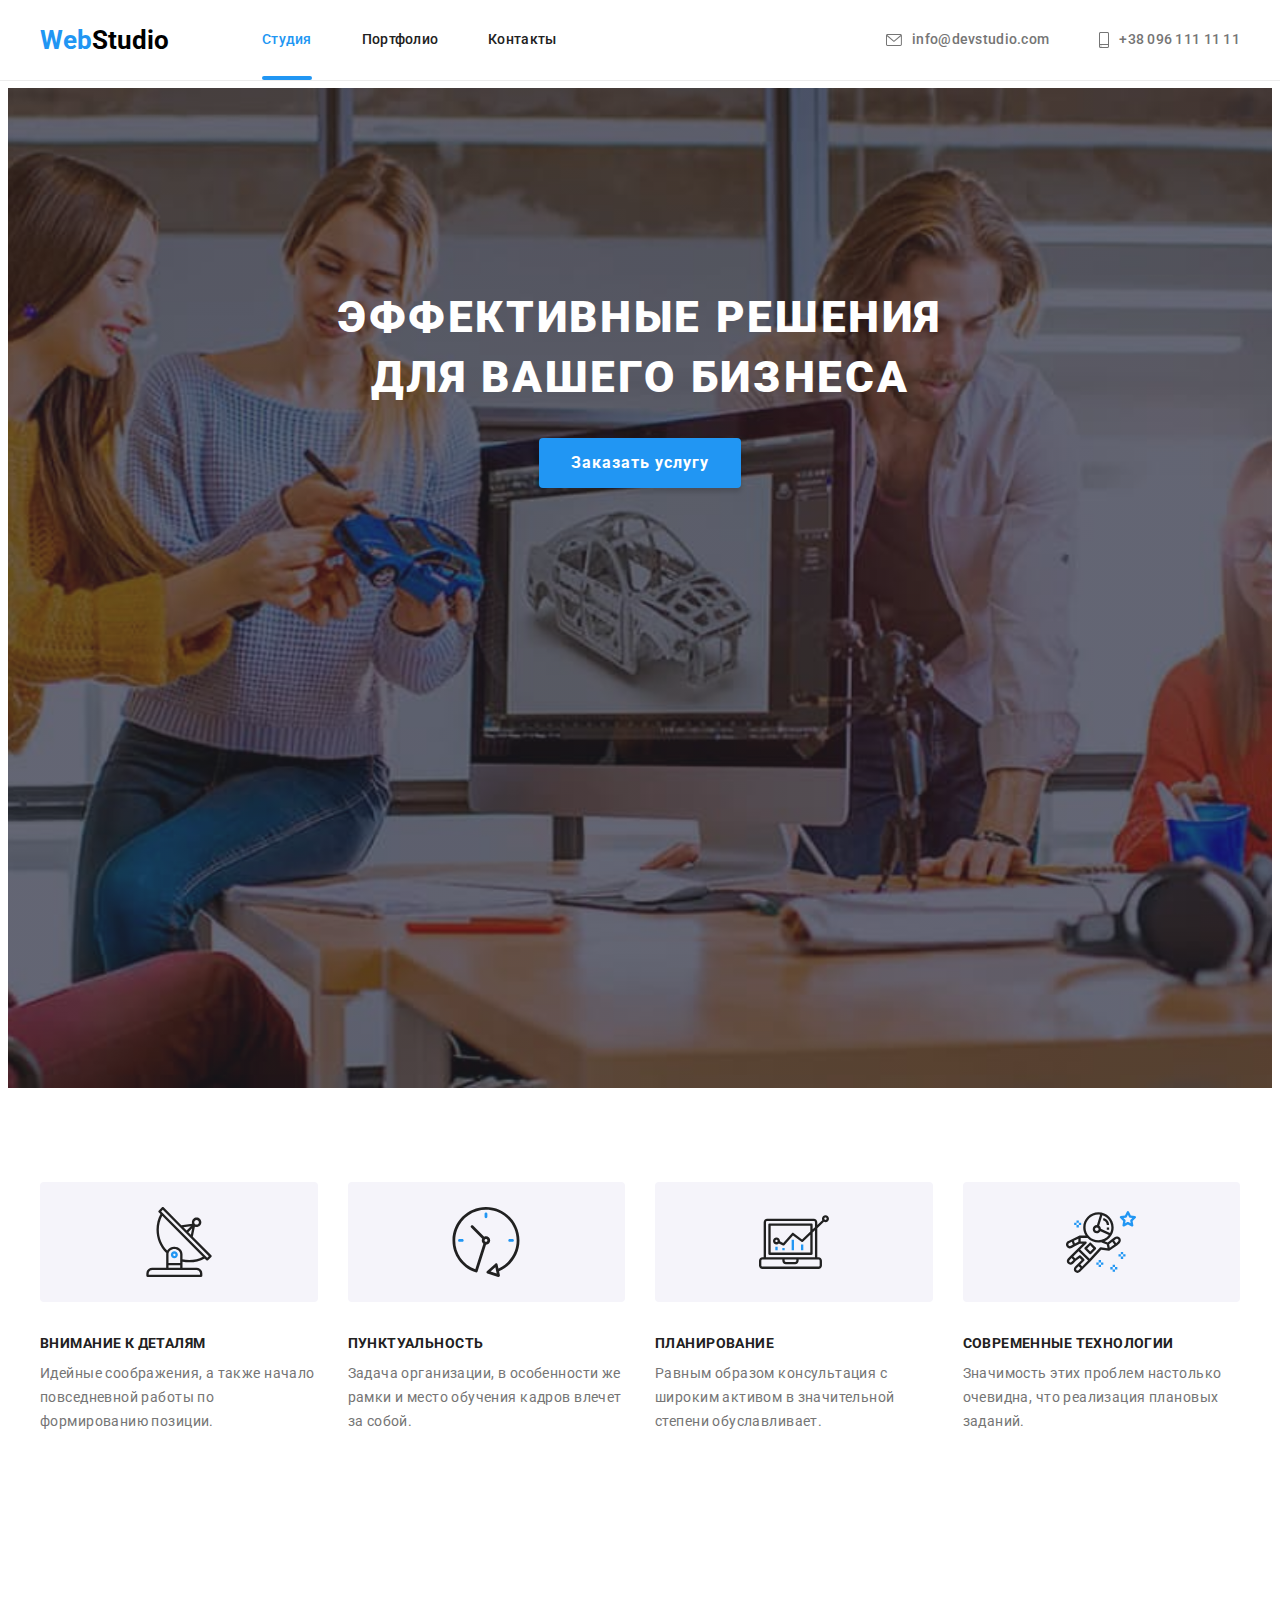
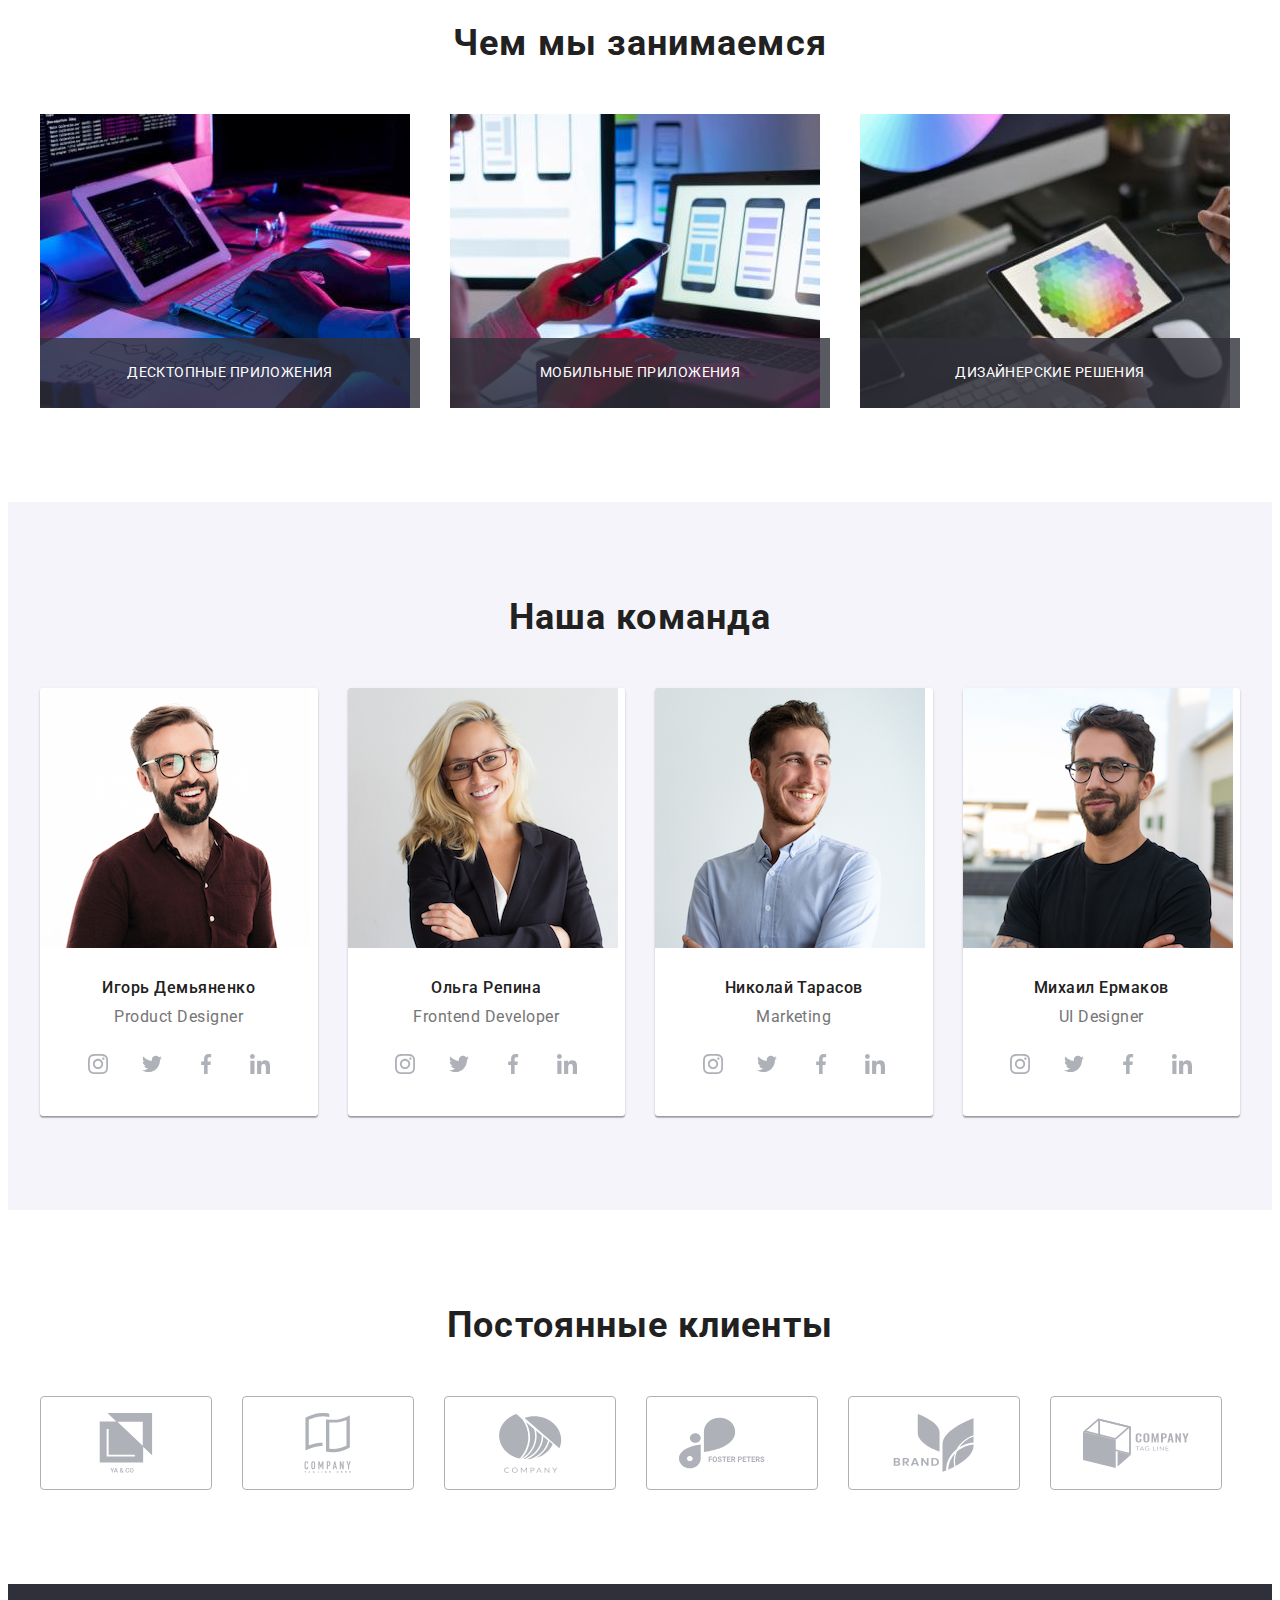
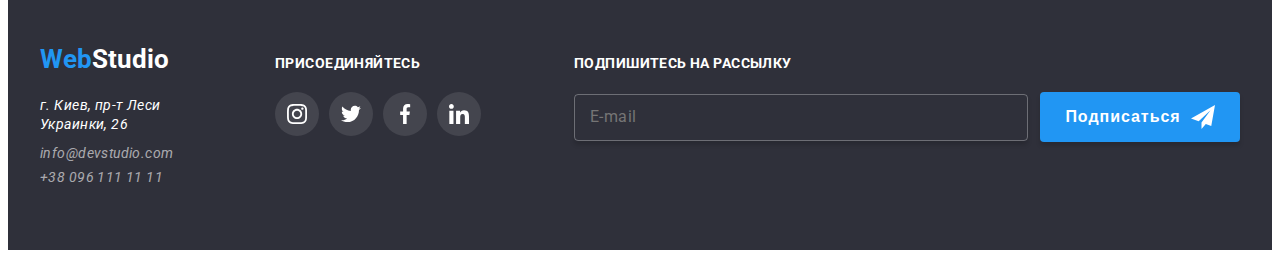
<file: index.html>
<!DOCTYPE html>
<html lang="ru">
<head>
    <meta charset="UTF-8">
    <meta http-equiv="X-UA-Compatible" content="IE=edge">
    <meta name="viewport" content="width=device-width, initial-scale=1.0">
    <title>Студия</title>
    <!-- Подключение шрифтов Google Fonts -->
    <link rel="preconnect" href="https://fonts.googleapis.com">
    <link rel="preconnect" href="https://fonts.gstatic.com" crossorigin>
    <link href="https://fonts.googleapis.com/css2?family=Raleway:wght@700&family=Roboto:wght@400;500;700;900&display=swap"
        rel="stylesheet">
    <!-- Подключение Нормализации (https://cdnjs.com/libraries/modern-normalize) -->
    <link rel="stylesheet" href="https://cdnjs.cloudflare.com/ajax/libs/modern-normalize/1.1.0/modern-normalize.min.css"
        integrity="sha512-wpPYUAdjBVSE4KJnH1VR1HeZfpl1ub8YT/NKx4PuQ5NmX2tKuGu6U/JRp5y+Y8XG2tV+wKQpNHVUX03MfMFn9Q=="
        crossorigin="anonymous" referrerpolicy="no-referrer" />
    <!-- Подключение стилей css -->
    <link rel="stylesheet" href="./css/main.min.css" />
</head>
<body class="body">

    <!---------------------------ШАПКА (HEADER)------------------------>
    <header class="header">
        <div class="conteiner header-flex">
            <!--Навигация-->
            <nav class="nav">
                <!--Логотип-->
                <a href="" class="logo">Web<span class="logo--black">Studio</span></a>
                
                <ul class="site-nav">
                    <li class="site-nav__item">
                        <a href="./index.html" class="site-nav__link site-nav__link--current">Студия</a>
                    </li>

                    <li class="site-nav__item">
                        <a href="./portfolio.html" class="site-nav__link">Портфолио</a>
                    </li>

                    <li class="site-nav__item">
                        <a href="" class="site-nav__link">Контакты</a>
                    </li>
                </ul>

            </nav>
            
            <!--Контакты-->
            <ul class="contacts-nav">
                <li class="contacts-nav__item">
                    <a href="mailto:info@devstudio.com" class="contacts-nav__link">
                        <svg class="contacts-nav__icon-mail">
                            <use href="./img/symbol-defs.svg#icon-mail"></use>
                        </svg>
                        info@devstudio.com
                    </a>
                </li>

                <li class="contacts-nav__item">
                    <a href="tel:+380961111111" class="contacts-nav__link">
                        <svg class="contacts-nav__icon-phone">
                            <use href="./img/symbol-defs.svg#icon-phone"></use>
                        </svg>
                        +38 096 111 11 11</a>
                </li>
            </ul>

        </div>
    </header>

    <!--Основной контент (main)-->
    <main>
    <!----------------------------ГЕРОЙ--------------------------------->
            <section class="hero">
                <div class="conteiner">
                    <!--Главный заголов стр-->
                    <h1 class="hero__title">Эффективные решения <br> для вашего бизнеса</h1>
                    
                    <button type="button" class="hero__button" data-modal-open>Заказать услугу</button>
                </div>
            </section>
        
    

    <!-----------------------СЕКЦИЯ ОСОБЕННОСТИ---------------------------->
        <section class="section .section--no-padding-bottom">
            <div class="conteiner">
                <h2 class="visually-hiden">Особенности компании</h2>

                <ul class="features">
                    <li class="features__item">
                        <div class="features__box">
                            <svg class="features__icon">
                                <use href="./img/symbol-defs.svg#icon-feachers-antenna"></use>
                            </svg>
                        </div>
                        <h3 class="features__title">Внимание к деталям</h3>
                        <p>Идейные соображения, а также начало повседневной работы по формированию позиции.</p>
                    </li>

                    <li class="features__item">
                        <div class="features__box">
                            <svg class="features__icon">
                                <use href="./img/symbol-defs.svg#icon-feachers-clock"></use>
                            </svg>
                        </div>
                        <h3 class="features__title">Пунктуальность</h3>
                        <p>Задача организации, в особенности же рамки и место обучения кадров влечет за собой.</p>
                    </li>

                    <li class="features__item">
                        <div class="features__box">
                            <svg class="features__icon">
                                <use href="./img/symbol-defs.svg#icon-fiachers-diagram"></use>
                            </svg>
                        </div>
                        <h3 class="features__title">Планирование</h3>
                        <p>Равным образом консультация с широким активом в значительной степени обуславливает.</p>
                    </li>

                    <li class="features__item">
                        <div class="features__box">
                            <svg class="features__icon">
                                <use href="./img/symbol-defs.svg#icon-feachers-astronaut"></use>
                            </svg>
                        </div>
                        <h3 class="features__title">Современные технологии</h3>
                        <p>Значимость этих проблем настолько очевидна, что реализация плановых заданий.</p>
                    </li>
                </ul>

            </div>
        </section>
        
    <!------------------------СЕКЦИЯ ЧЕМ МЫ ЗАНИМАЕМСЯ------------------------>
        <section class="section">
            <div class="conteiner">
                <h2 class="section__title">Чем мы занимаемся</h2>

                <ul class="work">
                    <li class="work__item">
                        <div class="work__thumb">
                            <img src="./img/img_a.jpg" alt="Веб разработка">
                            <h3 class="work__text">ДЕСКТОПНЫЕ ПРИЛОЖЕНИЯ</h3>
                        </div>
                    </li>

                    <li class="work__item">
                        <div class="work__thumb">
                            <img src="./img/img_b.jpg" alt="Мобильные приложения">
                            <h3 class="work__text">МОБИЛЬНЫЕ ПРИЛОЖЕНИЯ</h3>
                        </div>
                    </li>

                    <li class="work__item">
                        <div class="work__thumb">
                            <img src="./img/img_c.jpg" alt="Дизайн">
                            <h3 class="work__text">ДИЗАЙНЕРСКИЕ РЕШЕНИЯ</h3>
                        </div>
                    </li>
                </ul>

            </div>
        </section>
        
    <!----------------------СЕКЦИЯ НАША КОМАНДА----------------------------->
        <section class="section section--bgc-grey">
            <div class="conteiner">
                <h2 class="section__title">Наша команда</h2>

                <ul class="team">
                    <!--Игорь Демьяненко-->
                    <li class="team__item">
                        <img src="./img/photo_a.jpg" alt="фото Игорь Демьяненко"/>
                        <div class="team__card">
                            <h3 class="team__title">Игорь Демьяненко</h3>
                            <p lang="en" class="team__text">Product Designer</p>

                            <ul class="social">
                                <li class="social__item">
                                    <a href="" class="social__link">
                                        <svg class="social__icon">
                                            <use href="./img/symbol-defs.svg#icon-instagram"></use>
                                        </svg>
                                    </a>
                                </li>

                                <li class="social__item">
                                    <a href="" class="social__link">
                                        <svg class="social__icon">
                                            <use href="./img/symbol-defs.svg#icon-twitter"></use>
                                        </svg>
                                    </a>
                                </li>

                                <li class="social__item">
                                    <a href="" class="social__link">
                                        <svg class="social__icon">
                                            <use href="./img/symbol-defs.svg#icon-facebook"></use>
                                        </svg>
                                    </a>
                                </li>

                                <li class="social__item">
                                    <a href="" class="social__link">
                                        <svg class="social__icon">
                                            <use href="./img/symbol-defs.svg#icon-linkedin"></use>
                                        </svg>
                                    </a>
                                </li>
                            </ul>
                        </div>
                    </li>
                
                    <!--Ольга Репина-->
                    <li class="team__item">
                        <img src="./img/photo_b.jpg" alt="фото Ольга Репина"/>
                        <div class="team__card">
                            <h3 class="team__title">Ольга Репина</h3>
                            <p lang="en" class="team__text">Frontend Developer</p>

                            <ul class="social">
                                <li class="social__item">
                                    <a href="" class="social__link">
                                        <svg class="social__icon">
                                            <use href="./img/symbol-defs.svg#icon-instagram"></use>
                                        </svg>
                                    </a>
                                </li>
                            
                                <li class="social__item">
                                    <a href="" class="social__link">
                                        <svg class="social__icon">
                                            <use href="./img/symbol-defs.svg#icon-twitter"></use>
                                        </svg>
                                    </a>
                                </li>
                            
                                <li class="social__item">
                                    <a href="" class="social__link">
                                        <svg class="social__icon">
                                            <use href="./img/symbol-defs.svg#icon-facebook"></use>
                                        </svg>
                                    </a>
                                </li>
                            
                                <li class="social__item">
                                    <a href="" class="social__link">
                                        <svg class="social__icon">
                                            <use href="./img/symbol-defs.svg#icon-linkedin"></use>
                                        </svg>
                                    </a>
                                </li>
                            </ul>
                        </div>
                    </li>
                
                    <!--Николай Тарасов-->
                    <li class="team__item">
                        <img src="./img/photo_c.jpg" alt="фото Николай Тарасов"/>
                        <div class="team__card">
                            <h3 class="team__title">Николай Тарасов</h3>
                            <p lang="en" class="team__text">Marketing</p>

                            <ul class="social">
                                <li class="social__item">
                                    <a href="" class="social__link">
                                        <svg class="social__icon">
                                            <use href="./img/symbol-defs.svg#icon-instagram"></use>
                                        </svg>
                                    </a>
                                </li>
                            
                                <li class="social__item">
                                    <a href="" class="social__link">
                                        <svg class="social__icon">
                                            <use href="./img/symbol-defs.svg#icon-twitter"></use>
                                        </svg>
                                    </a>
                                </li>
                            
                                <li class="social__item">
                                    <a href="" class="social__link">
                                        <svg class="social__icon">
                                            <use href="./img/symbol-defs.svg#icon-facebook"></use>
                                        </svg>
                                    </a>
                                </li>
                            
                                <li class="social__item">
                                    <a href="" class="social__link">
                                        <svg class="social__icon">
                                            <use href="./img/symbol-defs.svg#icon-linkedin"></use>
                                        </svg>
                                    </a>
                                </li>
                            </ul>
                        </div>
                    </li>
                
                    <!--Михаил Ермаков-->
                    <li class="team__item">
                        <img src="./img/photo_d.jpg" alt="фото Михаил Ермаков"/>
                        <div class="team__card">
                            <h3 class="team__title">Михаил Ермаков</h3>
                            <p lang="en" class="team__text">UI Designer</p>

                            <ul class="social">
                                <li class="social__item">
                                    <a href="" class="social__link">
                                        <svg class="social__icon">
                                            <use href="./img/symbol-defs.svg#icon-instagram"></use>
                                        </svg>
                                    </a>
                                </li>
                            
                                <li class="social__item">
                                    <a href="" class="social__link">
                                        <svg class="social__icon">
                                            <use href="./img/symbol-defs.svg#icon-twitter"></use>
                                        </svg>
                                    </a>
                                </li>
                            
                                <li class="social__item">
                                    <a href="" class="social__link">
                                        <svg class="social__icon">
                                            <use href="./img/symbol-defs.svg#icon-facebook"></use>
                                        </svg>
                                    </a>
                                </li>
                            
                                <li class="social__item">
                                    <a href="" class="social__link">
                                        <svg class="social__icon">
                                            <use href="./img/symbol-defs.svg#icon-linkedin"></use>
                                        </svg>
                                    </a>
                                </li>
                            </ul>
            </div>
        </section>

        <!-- --------------------------СЕКЦИЯ ПОСТОЯННЫЕ КЛИЕНТЫ------------------------------------- -->
        <section class="section">
            <div class="conteiner">
                <h2 class="section__title">Постоянные клиенты</h2>
        
                <ul class="client">
                    <li class="client__item">
                        <a href="" class="client__link">
                            <svg class="client__icon">
                                <use href="./img/symbol-defs.svg#icon-yaco"></use>
                            </svg>
                        </a>
                    </li>
                
                    <li class="client__item">
                        <a href="" class="client__link">
                            <svg class="client__icon">
                                <use href="./img/symbol-defs.svg#icon-company"></use>
                            </svg>
                        </a>
                    </li>
                
                    <li class="client__item">
                        <a href="" class="client__link">
                            <svg class="client__icon">
                                <use href="./img/symbol-defs.svg#icon-company-two"></use>
                            </svg>
                        </a>
                    </li>
                
                    <li class="client__item">
                        <a href="" class="client__link">
                            <svg class="client__icon">
                                <use href="./img/symbol-defs.svg#icon-foster-peters"></use>
                            </svg>
                        </a>
                    </li>

                    <li class="client__item">
                        <a href="" class="client__link">
                            <svg class="client__icon">
                                <use href="./img/symbol-defs.svg#icon-brand"></use>
                            </svg>
                        </a>
                    </li>

                    <li class="client__item">
                        <a href="" class="client__link">
                            <svg class="client__icon">
                                <use href="./img/symbol-defs.svg#icon-tag-line"></use>
                            </svg>
                        </a>
                    </li>
                </ul>
        
            </div>
        </section>
    </main>

    <!------------------------------ПОДВАЛ (FOOTER)--------------------------->
    <footer class="footer">
        <div class="conteiner footer--flex">
            <!--Логотип-->
            <div class="footer-address">
                <a href="" class="logo">Web<span class="logo--white">Studio</span></a>
                <address>
                
                    <ul class="address">
                        <li class="address__item">
                            <a href="" class="adress__link">г. Киев, пр-т Леси Украинки, 26</a>
                        </li>
                
                        <li class="adress__item">
                            <a href="mailto:info@devstudio.com" class="contacts__link">info@devstudio.com</a>
                        </li>
                
                        <li class="adress__item">
                            <a href="tel:+380961111111" class="contacts__link">+38 096 111 11 11</a>
                        </li>
                    </ul>
                
                </address>
            </div>
            
            <section class="footer-net">
                <b class="footer__title">ПРИСОЕДИНЯЙТЕСЬ</b>
                
                <ul class="social">
                    <li class="social__item">
                        <a href="" class="social__link footer--link">
                            <svg class="social__icon footer--icon">
                                <use href="./img/symbol-defs.svg#icon-instagram"></use>
                            </svg>
                        </a>
                    </li>
                
                    <li class="social__item">
                        <a href="" class="social__link footer--link">
                            <svg class="social__icon footer--icon">
                                <use href="./img/symbol-defs.svg#icon-twitter"></use>
                            </svg>
                        </a>
                    </li>
                
                    <li class="social__item">
                        <a href="" class="social__link footer--link">
                            <svg class="social__icon footer--icon">
                                <use href="./img/symbol-defs.svg#icon-facebook"></use>
                            </svg>
                        </a>
                    </li>
                
                    <li class="social__item">
                        <a href="" class="social__link footer--link">
                            <svg class="social__icon footer--icon">
                                <use href="./img/symbol-defs.svg#icon-linkedin"></use>
                            </svg>
                        </a>
                    </li>
                </ul>
            </section>

            <!------------------------- Форма Подписки -------------------------->
            <form class="subscribe">
                <b class="footer__title">ПОДПИШИТЕСЬ НА РАССЫЛКУ</b>
                <div class="subscribe-form">
                    <div class="subscribe-mail">
                        <label for="mail" class="subscribe-mail__label">E-mail</label>
                        <input type="email" name="e-mail" id="mail" class="subscribe-mail__input" />
                    </div>
                    
                    <button type="submit" class="subscribe-btn">
                        Подписаться
                        <svg class="subscribe-btn__icon">
                            <use href="./img/symbol-defs-form.svg#icon-send"></use>
                        </svg>
                    </button>
                </div>
            </form>
        </div>
    </footer>

    <!----------------------- Модальное окно--------------------- -->
    <div class="backdrop is-hidden" data-modal>
        <div class="modal">
            <button data-modal-close type="button" class="modal__button">
                <svg class="modal__icon-btn">
                    <use href="./img/symbol-defs-form.svg#icon-close"></use>
                </svg>
            </button>
    
            <form class="modal-form">
                <b class="modal-form__title">Оставте свои данные, мы вам перезвоним</b>
    
                <div class="modal-form__field">
                    <label for="name" class="modal-form__label">Имя</label>
                    <input type="text" name="name" id="name" class="modal-form__input" />
                    <svg class="modal-form__icon">
                        <use href="./img/symbol-defs-form.svg#icon-person"></use>
                    </svg>
                </div>
    
                <div class="modal-form__field">
                    <label for="phone" class="modal-form__label">Телефон</label>
                    <input type="tel" name="phone" id="phone" class="modal-form__input" />
                    <svg class="modal-form__icon">
                        <use href="./img/symbol-defs-form.svg#icon-tel"></use>
                    </svg>
                </div>
    
                <div class="modal-form__field">
                    <label for="e-mail" class="modal-form__label">E-mail</label>
                    <input type="email" name="e-mail" id="e-mail" class="modal-form__input" />
                    <svg class="modal-form__icon">
                        <use href="./img/symbol-defs-form.svg#icon-e-mail"></use>
                    </svg>
                </div>
    
                <div class="modal-form__field modal-form__fild-coments">
                    <label for="coments" class="modal-form__label">Комментарий</label>
                    <textarea name="coments" id="coments" rows="6" placeholder="Введите текст"
                        class="modal-form__input modal-form__coments"></textarea>
                </div>
    
                <div class="modal-form__checkbox-field">
                    <input type="checkbox" name="agreement" id="agreement" class="modal-form__checkbox-input" />
                    <label for="agreement" class="modal-form__checkbox-label">
                        <svg class="modal-form__checkbox-icon">
                            <use href="./img/symbol-defs-form.svg#icon-marck"></use>
                        </svg>
                        Соглашаюсь с рассылкой и принимаю
                        <a href="" class="modal-form__link">Условия договора</a>
                    </label>
    
                </div>
    
                <button type="submit" class="modal-form__btn">Отправить</button>
            </form>
        </div>
    </div>

    <script src="./js/modal.js"></script>
    
</body>
</html>
</file>
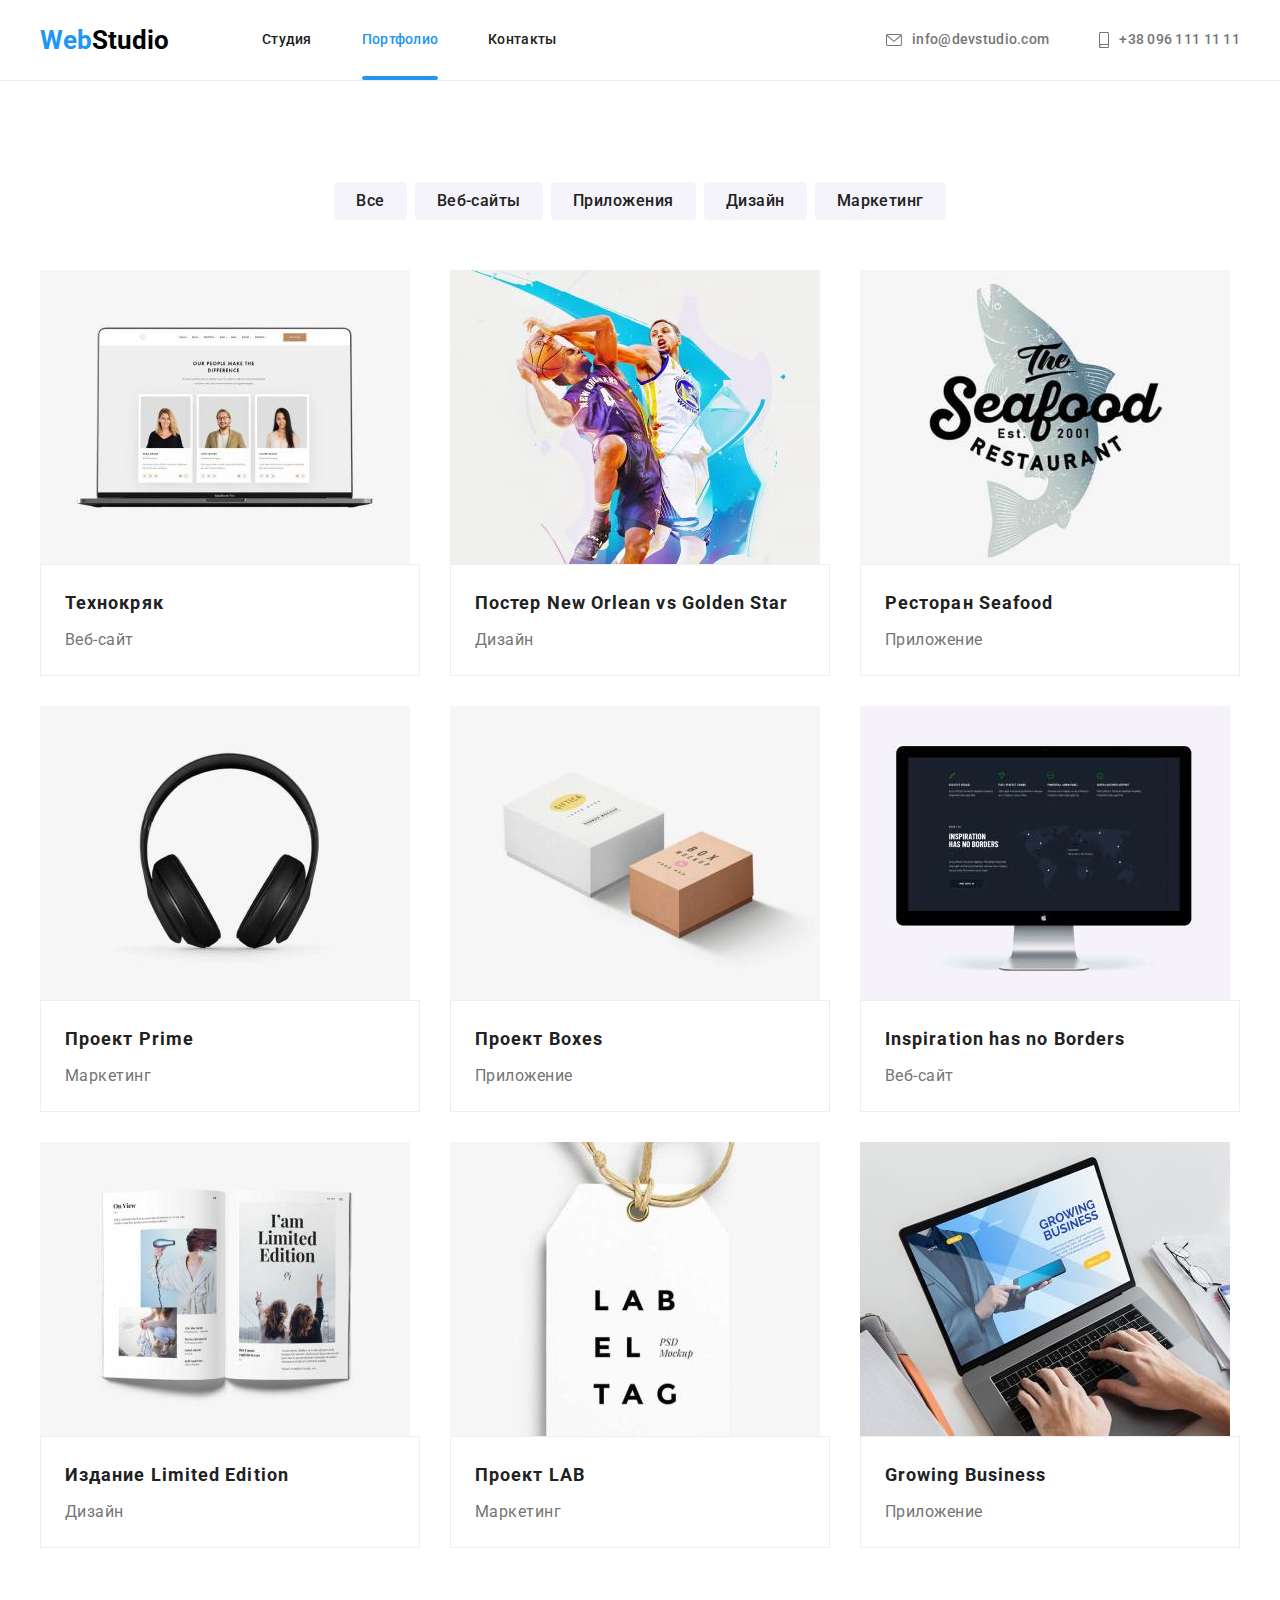
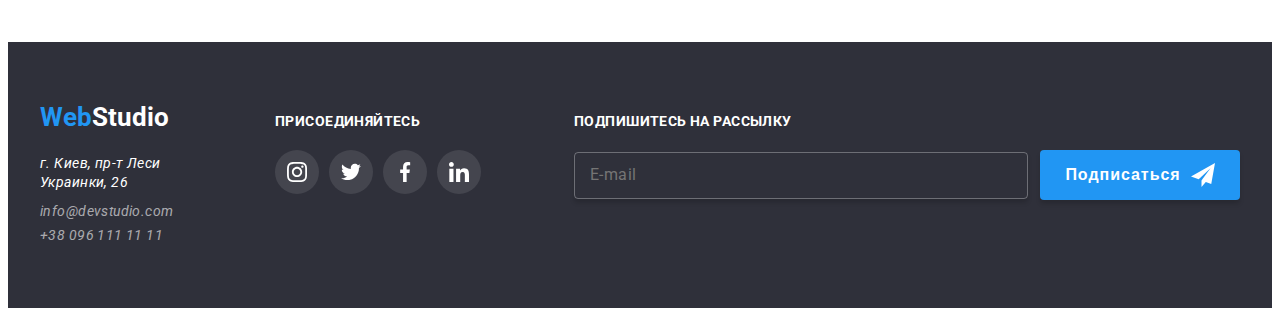
<file: portfolio.html>
<!DOCTYPE html>
<html lang="ru">

<head>
    <meta charset="UTF-8">
    <meta http-equiv="X-UA-Compatible" content="IE=edge">
    <meta name="viewport" content="width=device-width, initial-scale=1.0">
    <title>Портфолио</title>
    <!-- Подключение шрифтов Google Fonts -->
    <link rel="preconnect" href="https://fonts.googleapis.com">
    <link rel="preconnect" href="https://fonts.gstatic.com" crossorigin>
    <link href="https://fonts.googleapis.com/css2?family=Raleway:wght@700&family=Roboto:wght@400;500;700;900&display=swap"
        rel="stylesheet">
    <!-- Подключение Нормализации (https://cdnjs.com/libraries/modern-normalize) -->
    <link rel="stylesheet" href="https://cdnjs.cloudflare.com/ajax/libs/modern-normalize/1.1.0/modern-normalize.min.css"
        integrity="sha512-wpPYUAdjBVSE4KJnH1VR1HeZfpl1ub8YT/NKx4PuQ5NmX2tKuGu6U/JRp5y+Y8XG2tV+wKQpNHVUX03MfMFn9Q=="
        crossorigin="anonymous" referrerpolicy="no-referrer" />
    <!-- Подключение стилей css -->
    <link rel="stylesheet" href="./css/main.min.css" />
    </head>

<body class="body">
    <!------------------------ШАПКА (HEADER)--------------------------->
    <header class="header">
        <div class="conteiner header-flex">
            <!--Навигация-->
            <nav class="nav">
                <!--Логотип-->
                <a href="" class="logo">Web<span class="logo--black">Studio</span></a>
    
                <ul class="site-nav">
                    <li class="site-nav__item">
                        <a href="./index.html" class="site-nav__link">Студия</a>
                    </li>
    
                    <li class="site-nav__item">
                        <a href="./portfolio.html" class="site-nav__link site-nav__link--current">Портфолио</a>
                    </li>
    
                    <li class="site-nav__item">
                        <a href="" class="site-nav__link">Контакты</a>
                    </li>
                </ul>
    
            </nav>
    
            <!--Контакты-->
            <ul class="contacts-nav">
                <li class="contacts-nav__item">
                    <a href="mailto:info@devstudio.com" class="contacts-nav__link">
                        <svg class="contacts-nav__icon-mail">
                            <use href="./img/symbol-defs.svg#icon-mail"></use>
                        </svg>
                        info@devstudio.com
                    </a>
                </li>
    
                <li class="contacts-nav__item">
                    <a href="tel:+380961111111" class="contacts-nav__link">
                        <svg class="contacts-nav__icon-phone">
                            <use href="./img/symbol-defs.svg#icon-phone"></use>
                        </svg>
                        +38 096 111 11 11</a>
                </li>
            </ul>
    
        </div>
    </header>

    <main>
    <!-- -------------------------ФИЛЬТР----------------------------- -->
        <section class="section">
            <div class="conteiner">
                <h1 class="visually-hiden">Портфолио</h1>

                <ul class=" filter">
                    <li class="filter-item">
                        <button type="button" class="btn">Все</button>
                    </li>

                    <li class="filter-item">
                        <button type="button" class="btn">Веб-сайты</button>
                    </li>

                    <li class="filter-item">
                        <button type="button" class="btn">Приложения</button>
                    </li>

                    <li class="filter-item">
                        <button type="button" class="btn">Дизайн</button>
                    </li>

                    <li class="filter-item">
                        <button type="button" class="btn">Маркетинг</button>
                    </li>
                </ul>

                
    <!-- ------------------------ГАЛЕРЕЯ-------------------------- -->
                <ul class="gallery">
                    <li class="gallery-item">
                        <a href="" class="gallery-link">
                            <div>
                                <div class="gallery-thumb">
                                    <img src="./img/image_1.jpg" alt="Ноутбук" />
                                    <p class="gallery-text">
                                        Технокряк это современная площадка распространения коронавируса. Компании используют эту платформу для цифрового шпионажа и атак на защищённые сервера конкурентов.
                                    </p>
                                </div>

                                <div class="gallery-card">
                                    <h2 class="gallery-title">Технокряк</h2>
                                    <p>Веб-сайт</p>
                                </div>
                            </div>
                        </a> 
                    </li>

                    <li class="gallery-item">
                        <a href="" class="gallery-link">
                            <div>
                                <div class="gallery-thumb">
                                    <img src="./img/image_2.jpg" alt="Баскетбол" />
                                    <p class="gallery-text">
                                        Технокряк это современная площадка распространения коронавируса. Компании используют эту платформу для цифрового шпионажа и атак на защищённые сервера конкурентов.
                                    </p>
                                </div>

                                <div class="gallery-card">
                                    <h2 class="gallery-title">Постер New Orlean vs Golden Star</h2>
                                    <p>Дизайн</p>
                                </div>
                            </div>
                        </a>
                    </li>

                    <li class="gallery-item">
                        <a href="" class="gallery-link">
                            <div>
                                <div class="gallery-thumb">
                                    <img src="./img/image_3.jpg" alt="Рекламный постер" />
                                    <p class="gallery-text">
                                        Технокряк это современная площадка распространения коронавируса. Компании используют эту платформу для цифрового шпионажа и атак на защищённые сервера конкурентов.
                                    </p>
                                </div>

                                <div class="gallery-card">
                                    <h2 class="gallery-title">Ресторан Seafood</h2>
                                    <p>Приложение</p>
                                </div>
                            </div>
                        </a>
                    </li>

                    <li class="gallery-item">
                        <a href="" class="gallery-link">
                            <div>
                                <div class="gallery-thumb">
                                    <img src="./img/image_4.jpg" alt="Наушники" />
                                    <p class="gallery-text">
                                        Технокряк это современная площадка распространения коронавируса. Компании используют эту платформу для цифрового шпионажа и атак на защищённые сервера конкурентов.
                                    </p>
                                </div>

                                <div class="gallery-card">
                                    <h2 class="gallery-title">Проект Prime</h2>
                                    <p>Маркетинг</p>
                                </div>
                            </div>
                        </a> 
                    </li>

                    <li class="gallery-item">
                        <a href="" class="gallery-link">
                            <div>
                                <div class="gallery-thumb">
                                    <img src="./img/image_5.jpg" alt="Две коробки" />
                                    <p class="gallery-text">
                                        Технокряк это современная площадка распространения коронавируса. Компании используют эту платформу для цифрового шпионажа и атак на защищённые сервера конкурентов.
                                    </p>
                                </div>

                                <div class="gallery-card">
                                    <h2 class="gallery-title">Проект Boxes</h2>
                                    <p>Приложение</p>
                                </div>
                            </div>
                        </a>
                    </li>

                    <li class="gallery-item">
                        <a href="" class="gallery-link">
                            <div>
                                <div class="gallery-thumb">
                                    <img src="./img/image_6.jpg" alt="Монитор" />
                                    <p class="gallery-text">
                                        Технокряк это современная площадка распространения коронавируса. Компании используют эту платформу для цифрового шпионажа и атак на защищённые сервера конкурентов.
                                    </p>
                                </div>

                                <div class="gallery-card">
                                    <h2 class="gallery-title">Inspiration has no Borders</h2>
                                    <p>Веб-сайт</p>
                                </div>
                            </div>
                        </a> 
                    </li>

                    <li class="gallery-item">
                        <a href="" class="gallery-link">
                            <div>
                                <div class="gallery-thumb">
                                    <img src="./img/image_7.jpg" alt="Книга" />
                                    <p class="gallery-text">
                                        Технокряк это современная площадка распространения коронавируса. Компании используют эту платформу для цифрового шпионажа и атак на защищённые сервера конкурентов.
                                    </p>
                                </div>

                                <div class="gallery-card">
                                    <h2 class="gallery-title">Издание Limited Edition</h2>
                                    <p>Дизайн</p>
                                </div>
                            </div>
                        </a> 
                    </li>

                    <li class="gallery-item">
                        <a href="" class="gallery-link">
                            <div>
                                <div class="gallery-thumb">
                                    <img src="./img/image_8.jpg" alt="Бирка" />
                                    <p class="gallery-text">
                                        Технокряк это современная площадка распространения коронавируса. Компании используют эту платформу для цифрового шпионажа и атак на защищённые сервера конкурентов.
                                    </p>
                                </div>

                                <div class="gallery-card">
                                    <h2 class="gallery-title">Проект LAB</h2>
                                    <p>Маркетинг</p>
                                </div>
                            </div>
                        </a> 
                    </li>

                    <li class="gallery-item">
                        <a href="" class="gallery-link">
                            <div>
                                <div class="gallery-thumb">
                                    <img src="./img/image_9.jpg" alt="Работа с ноутбуком" />
                                    <p class="gallery-text">
                                        Технокряк это современная площадка распространения коронавируса. Компании используют эту платформу для цифрового шпионажа и атак на защищённые сервера конкурентов.
                                    </p>
                                </div>

                                <div class="gallery-card">
                                    <h2 class="gallery-title">Growing Business</h2>
                                    <p>Приложение</p>
                                </div>
                            </div>
                        </a> 
                    </li>
                </ul>

            </div>
        </section>
    </main>

    <!------------------------------ПОДВАЛ (FOOTER)--------------------------->
    <footer class="footer">
        <div class="conteiner footer--flex">
            <!--Логотип-->
            <div class="footer-address">
                <a href="" class="logo">Web<span class="logo--white">Studio</span></a>
                <address>
    
                    <ul class="address">
                        <li class="address__item">
                            <a href="" class="adress__link">г. Киев, пр-т Леси Украинки, 26</a>
                        </li>
    
                        <li class="adress__item">
                            <a href="mailto:info@devstudio.com" class="contacts__link">info@devstudio.com</a>
                        </li>
    
                        <li class="adress__item">
                            <a href="tel:+380961111111" class="contacts__link">+38 096 111 11 11</a>
                        </li>
                    </ul>
    
                </address>
            </div>
    
            <section class="footer-net">
                <b class="footer__title">ПРИСОЕДИНЯЙТЕСЬ</b>
    
                <ul class="social">
                    <li class="social__item">
                        <a href="" class="social__link footer--link">
                            <svg class="social__icon footer--icon">
                                <use href="./img/symbol-defs.svg#icon-instagram"></use>
                            </svg>
                        </a>
                    </li>
    
                    <li class="social__item">
                        <a href="" class="social__link footer--link">
                            <svg class="social__icon footer--icon">
                                <use href="./img/symbol-defs.svg#icon-twitter"></use>
                            </svg>
                        </a>
                    </li>
    
                    <li class="social__item">
                        <a href="" class="social__link footer--link">
                            <svg class="social__icon footer--icon">
                                <use href="./img/symbol-defs.svg#icon-facebook"></use>
                            </svg>
                        </a>
                    </li>
    
                    <li class="social__item">
                        <a href="" class="social__link footer--link">
                            <svg class="social__icon footer--icon">
                                <use href="./img/symbol-defs.svg#icon-linkedin"></use>
                            </svg>
                        </a>
                    </li>
                </ul>
            </section>
    
            <!------------------------- Форма Подписки -------------------------->
            <form class="subscribe">
                <b class="footer__title">ПОДПИШИТЕСЬ НА РАССЫЛКУ</b>
                <div class="subscribe-form">
                    <div class="subscribe-mail">
                        <label for="mail" class="subscribe-mail__label">E-mail</label>
                        <input type="email" name="e-mail" id="mail" class="subscribe-mail__input" />
                    </div>
    
                    <button type="submit" class="subscribe-btn">
                        Подписаться
                        <svg class="subscribe-btn__icon">
                            <use href="./img/symbol-defs-form.svg#icon-send"></use>
                        </svg>
                    </button>
                </div>
            </form>
        </div>
    </footer>

</body>
</html>
</file>
<file: css/main.min.css>
:root{--main-color: #757575;--secondary-color: #212121;--accent-color: #2196F3;--brand-white-color: #FFFFFF;--logo-black-color: #000000;--mail-footer-color: rgba(255, 255, 255, 0.6);--secondary-background: #F5F4FA;--footer-background: #2F303A;--icon-color: #AFB1B8;--header-border: #ECECEC;--gallery-border: #EEEEEE;--item-gap: 30px;--hero-max-width: 1600px;--hero-min-height: 600px;--shadow: 0px 2px 1px 0px rgba(0, 0, 0, 0.2), 0px 1px 1px 0px rgba(0, 0, 0, 0.14), 0px 1px 3px 0px rgba(0, 0, 0, 0.12);--shadow-hero-button: 0px 4px 4px 0px #00000026;--shadow-filter-button: 0px 2px 2px 0px rgba(0, 0, 0, 0.12), 0px 1px 2px 0px rgba(0, 0, 0, 0.08), 0px 3px 1px 0px rgba(0, 0, 0, 0.1);--shadow-modal: 0px 2px 1px 0px #00000033, 0px 1px 1px 0px #00000024, 0px 1px 3px 0px #0000001F;--shadow-gallery: 0px 2px 2px 0px rgba(0, 0, 0, 0.12), 0px 1px 2px 0px rgba(0, 0, 0, 0.08), 0px 3px 1px 0px rgba(0, 0, 0, 0.1)}.site-nav,.contacts-nav,.features,.work,.team,.social,.client,.filter,.gallery,.address{padding:0;margin:0;list-style:none}.logo,.site-nav__link,.contacts-nav__link,.social__link,.client__link,.gallery-link,.adress__link,.contacts__link{text-decoration:none}h1,h2,h3,p,ul{margin-top:0;margin-bottom:0}img{display:block;max-width:100%;height:auto}.body{padding-top:80px;background-color:var(--brand-white-color);color:var(--main-color);font-family:Roboto, sans-serif}.conteiner{margin-left:auto;margin-right:auto;padding-left:15px;padding-right:15px;width:1200px}.section__title{color:var(--secondary-color);font-weight:700;font-size:36px;line-height:1.17;letter-spacing:.03em;display:block;margin-bottom:50px;text-align:center}.section{padding-top:94px;padding-bottom:94px}.visually-hiden{position:absolute;width:1px;height:1px;margin:-1px;border:0;padding:0;clip:rect(0 0 0 0);overflow:hidden}.header{position:fixed;z-index:9;top:0;left:0;width:100%;min-height:80px;background-color:var(--brand-white-color);border-bottom:1px solid var(--header-border)}.header-flex{display:flex;align-items:center;justify-content:space-between}.logo{color:var(--accent-color);font-weight:700;font-size:26px;line-height:1.19;letter-spacing:.03}.logo--black{color:var(--logo-black-color)}.logo--white{color:var(--brand-white-color)}.nav{display:flex;align-items:center}.site-nav{display:flex;margin-left:93px}.site-nav__item{position:relative;left:0;top:0}.site-nav__item:not(:last-child){margin-right:50px}.site-nav__link{color:var(--secondary-color);font-weight:500;font-size:14px;line-height:1.14;letter-spacing:.02em;display:block;padding-top:32px;padding-bottom:32px;transition:color 250ms cubic-bezier(0.4, 0, 0.2, 1)}.site-nav__link:hover,.site-nav__link:focus{color:var(--accent-color)}.site-nav__link.site-nav__link--current{color:var(--accent-color)}.site-nav__link--current::after{position:absolute;left:0;bottom:0;display:inline-block;content:"";width:100%;height:4px;border-radius:2px;background-color:var(--accent-color)}.contacts-nav{display:flex;align-items:center}.contacts-nav__item:not(:last-child){margin-right:50px}.contacts-nav__link{color:var(--main-color);font-weight:500;font-size:14px;line-height:1.14;letter-spacing:.02em;display:inline-flex;padding-top:32px;padding-bottom:32px;transition:color 250ms cubic-bezier(0.4, 0, 0.2, 1)}.contacts-nav__link:hover,.contacts-nav__link:focus{color:var(--accent-color)}.contacts-nav__icon-mail{width:16px;height:12px;margin-right:10px;fill:var(--main-color);align-self:center;transition:fill 250ms cubic-bezier(0.4, 0, 0.2, 1)}.contacts-nav__link:hover .contacts-nav__icon-mail,.contacts-nav__link:focus .contacts-nav__icon-mail{fill:var(--accent-color)}.contacts-nav__icon-phone{width:10px;height:16px;margin-right:10px;fill:var(--main-color);align-self:center;transition:fill 250ms cubic-bezier(0.4, 0, 0.2, 1)}.contacts-nav__link:hover .contacts-nav__icon-phone,.contacts-nav__link:focus .contacts-nav__icon-phone{fill:var(--accent-color)}.hero{background-color:var(--footer-background);padding-top:200px;padding-bottom:200px;text-align:center;min-height:var(--hero-min-height);max-width:var(--hero-max-width);margin-left:auto;margin-right:auto;background-image:linear-gradient(to right, rgba(47,48,58,0.4), rgba(47,48,58,0.4)),url(../img/hero.jpg);background-repeat:no-repeat;background-position:center;background-size:cover}.hero__title{color:var(--brand-white-color);font-weight:900;font-size:44px;line-height:1.36;letter-spacing:.06em;text-transform:uppercase;margin-bottom:30px}.hero__button{background-color:var(--accent-color);font-family:inherit;color:var(--brand-white-color);font-weight:700;font-size:16px;line-height:1.88;letter-spacing:.02em;display:inline-block;align-items:center;cursor:pointer;text-align:center;letter-spacing:0.06em;border:transparent;border-top-left-radius:4px;border-top-right-radius:4px;border-bottom-left-radius:4px;border-bottom-right-radius:4px;padding:10px 32px;box-shadow:var(--shadow-hero-button);transition:background-color 250ms cubic-bezier(0.4, 0, 0.2, 1)}.hero__button:hover,.hero__button:focus{background-color:#188CE8}.section--no-padding-bottom{padding-bottom:0}.features{display:flex;align-items:center;margin-right:calc( -1 * var(--item-gap))}.features__item{color:var(--main-color);font-weight:400;font-size:14px;line-height:1.71;letter-spacing:.03em;flex-basis:calc(100% / 4 - var(--item-gap));margin-right:var(--item-gap)}.features__box{display:flex;align-items:center;height:120px;background-color:var(--secondary-background);margin-bottom:var(--item-gap);border-radius:4px;justify-content:center}.features__icon{width:70px;height:70px}.features__title{color:var(--secondary-color);font-weight:700;font-size:14px;line-height:1.14;letter-spacing:.03em;text-transform:uppercase;display:inline-block;margin-bottom:10px}.work{display:flex;align-items:center;justify-content:center;margin-right:calc( -1 * var(--item-gap))}.work__item{flex-basis:calc(100% / 3 - var(--item-gap));margin-right:var(--item-gap)}.work__thumb{display:block;position:relative;left:0;top:0}.work__text{display:block;position:absolute;left:0;bottom:0;color:var(--brand-white-color);font-weight:400;font-size:14px;line-height:1.14;letter-spacing:.03em;width:100%;padding-top:27px;padding-bottom:27px;margin-bottom:0;background-color:rgba(47,48,58,0.8);text-align:center}.section--bgc-grey{background-color:var(--secondary-background)}.team{display:flex;align-items:center;justify-content:center;margin-right:calc( -1 * var(--item-gap))}.team__item{text-align:center;color:var(--main-color);font-weight:400;font-size:16px;line-height:1.19;letter-spacing:.03em;background-color:var(--brand-white-color);flex-basis:calc(100% / 4 - var(--item-gap));margin-right:var(--item-gap);box-shadow:var(--shadow);border-radius:3px;overflow:hidden}.team__card{padding-top:30px;padding-bottom:30px}.team__title{color:var(--secondary-color);font-weight:500;font-size:16px;line-height:1.19;letter-spacing:.03em;text-align:center;display:inline-block;margin-bottom:10px}.team__text{display:block;margin-bottom:16px}.social{display:flex;align-items:center;justify-content:center}.social__item{margin-right:10px}.social__item:last-child{margin-right:0}.social__link{display:flex;align-items:center;height:44px;width:44px;background-color:transparent;border-radius:50%;justify-content:center;transition:background-color 250ms cubic-bezier(0.4, 0, 0.2, 1)}.social__link:hover,.social__link:focus{background-color:var(--accent-color)}.social__icon{width:20px;height:20px;fill:var(--icon-color);transition:fill 250ms cubic-bezier(0.4, 0, 0.2, 1)}.social__link:hover .social__icon,.social__link:focus .social__icon{fill:var(--brand-white-color)}.client{display:flex;align-items:center;margin-left:auto;margin-right:auto}.client__item{margin-right:var(--item-gap)}.client__item:last-child{margin-right:0}.client__link{display:flex;align-items:center;height:92px;width:170px;border:1px solid var(--icon-color);background-color:transparent;border-radius:4px;justify-content:center;transition:border-color 250ms cubic-bezier(0.4, 0, 0.2, 1)}.client__link:hover,.client__link:focus{border-color:var(--accent-color)}.client__icon{width:106px;height:60px;fill:var(--icon-color);transition:fill 250ms cubic-bezier(0.4, 0, 0.2, 1)}.client__box:hover .client__icon,.client__box:focus .client__icon{fill:var(--accent-color)}.filter{display:flex;align-items:center;margin-bottom:50px;justify-content:center}.filter-item{color:var(--main-color);font-weight:400;font-size:16px;line-height:1.88;letter-spacing:.03em}.filter-item:not(:last-child){margin-right:8px}.btn{background-color:var(--secondary-background);cursor:pointer;border:transparent;font-family:inherit;color:var(--secondary-color);font-weight:500;font-size:16px;line-height:1.63;letter-spacing:.03em;text-align:center;display:inline-block;padding:6px 22px;border-top-left-radius:4px;border-top-right-radius:4px;border-bottom-left-radius:4px;border-bottom-right-radius:4px;transition:color 250ms cubic-bezier(0.4, 0, 0.2, 1),background-color 250ms cubic-bezier(0.4, 0, 0.2, 1),box-shadow 250ms cubic-bezier(0.4, 0, 0.2, 1)}.btn:hover,.btn:focus{color:var(--brand-white-color);background-color:var(--accent-color);box-shadow:var(--shadow-filter-button)}.gallery{display:flex;flex-wrap:wrap;justify-content:center;margin-right:calc( -1 * var(--item-gap));margin-bottom:calc( -1 * var(--item-gap))}.gallery-item{background-color:var(--brand-white-color);flex-basis:calc(100% / 3 - var(--item-gap));margin-right:var(--item-gap);margin-bottom:var(--item-gap)}.gallery-link{display:block;transition:box-shadow 250ms cubic-bezier(0.4, 0, 0.2, 1)}.gallery-link:hover,.gallery-link:focus{box-shadow:var(--shadow-gallery);cursor:pointer}.gallery-thumb{position:relative;left:0;top:0;overflow:hidden}.gallery-text{position:absolute;left:0;top:100%;display:flex;align-items:center;color:var(--brand-white-color);font-weight:400;font-size:18px;line-height:1.56;letter-spacing:.03em;text-align:left;padding:24px;width:100%;height:100%;background-color:rgba(33,150,243,0.9);z-index:8;transition:transform 250ms cubic-bezier(0.4, 0, 0.2, 1)}.gallery-link:hover .gallery-text,.gallery-link:focus .gallery-text{transform:translateY(-100%)}.gallery-card{color:var(--main-color);font-weight:400;font-size:16px;line-height:1.88;letter-spacing:.03em;padding:20px 24px;border:1px solid var(--gallery-border)}.gallery-title{color:var(--secondary-color);font-weight:700;font-size:18px;line-height:2;letter-spacing:.06em;display:inline-block;margin-bottom:4px}.footer{background-color:var(--footer-background);padding-top:60px;padding-bottom:60px}.footer--flex{display:flex;align-items:baseline}.footer-address{margin-right:70px}.footer-net{margin-right:93px}.footer__title{color:var(--brand-white-color);font-weight:700;font-size:14px;line-height:1.14;letter-spacing:.03em;text-transform:uppercase;display:block;margin-bottom:20px}.footer--link{background-color:rgba(255,255,255,0.1);transition:background-color 250ms cubic-bezier(0.4, 0, 0.2, 1)}.footer--link:hover,.footer--link:focus{background-color:var(--accent-color)}.footer--icon{fill:var(--brand-white-color)}.address__item{margin-bottom:9px}.address__item:last-child{margin-bottom:0}.address__item:first-child{margin-top:20px}.adress__link{color:var(--brand-white-color);font-weight:400;font-size:14px;line-height:1.19;letter-spacing:.03em;transition:color 250ms cubic-bezier(0.4, 0, 0.2, 1)}.adress__link:hover,.adress__link:focus{color:var(--accent-color)}.contacts__link{color:var(--mail-footer-color);font-weight:400;font-size:14px;line-height:1.71;letter-spacing:.03em;transition:color 250ms cubic-bezier(0.4, 0, 0.2, 1)}.contacts__link:hover,.contacts__link:focus{color:var(--accent-color)}.subscribe{color:var(--main-color);font-weight:400;font-size:16px;line-height:1.25;letter-spacing:.03em;text-align:left}.subscribe-form{display:flex;align-items:center}.subscribe-mail{position:relative;display:flex;margin-right:12px}.subscribe-mail__label{position:absolute;left:16px;top:50%;transform:translate(0, -50%)}.subscribe-mail__input{padding:15px 16px 15px 78px;width:358px;border:1px solid rgba(255,255,255,0.3);border-radius:4px;box-shadow:0px 4px 4px 0px rgba(0,0,0,0.15);background-color:transparent;color:var(--brand-white-color)}.subscribe-btn{display:flex;align-items:center;justify-content:center;cursor:pointer;width:200px;height:50px;border:transparent;border-radius:4px;box-shadow:0px 4px 4px 0px rgba(0,0,0,0.15);background-color:var(--accent-color);color:var(--brand-white-color);font-weight:700;font-size:16px;line-height:1.88;letter-spacing:.06em;text-align:center}.subscribe-btn__icon{width:24px;height:24px;fill:var(--brand-white-color);margin-left:10px}.backdrop{position:fixed;left:0;top:0;z-index:19;width:100%;height:100%;background-color:rgba(0,0,0,0.2);display:flex;align-items:center;justify-content:center;transition:opacity 300ms cubic-bezier(0.4, 0, 0.2, 1),visibility 300ms cubic-bezier(0.4, 0, 0.2, 1)}.modal{position:relative;z-index:20;transform:scale(1);max-width:528px;min-height:581px;border-radius:4px;box-shadow:var(--shadow-modal);background-color:var(--brand-white-color);padding:40px;transition:transform 300ms cubic-bezier(0.4, 0, 0.2, 1)}.modal__button{position:absolute;right:8px;top:8px;z-index:2;display:flex;align-items:center;height:30px;width:30px;background-color:transparent;border-radius:50%;border-color:rgba(0,0,0,0.1);border-width:1px;border-style:solid;justify-content:center;cursor:pointer}.modal__icon-btn{width:18px;height:18px;fill:var(--logo-black-color);transition:fill 250ms cubic-bezier(0.4, 0, 0.2, 1)}.modal__button:hover .modal__icon-btn,.modal__button:focus .modal__icon-btn{fill:var(--accent-color)}.modal-form{color:var(--main-color);font-weight:400;font-size:12px;line-height:1.17;letter-spacing:.01em;text-align:left}.modal-form__title{display:block;margin-bottom:12px;color:var(--secondary-color);font-weight:700;font-size:20px;line-height:1.15;letter-spacing:.03em;text-align:center}.modal-form__field{position:relative;display:flex;flex-direction:column;margin-bottom:10px}.modal-form__label{margin-bottom:4px}.modal-form__input{padding:12px 16px 12px 35px;max-width:100%;border:1px solid rgba(33,33,33,0.2);border-radius:4px;transition:border-color 250ms cubic-bezier(0.4, 0, 0.2, 1)}.modal-form__fild-coments .modal-form__input{resize:none}.modal-form__input::placeholder{color:rgba(117,117,117,0.5)}.modal-form__input:hover,.modal-form__input:focus{border-color:var(--accent-color)}.modal-form__icon{position:absolute;pointer-events:none;width:18px;height:18px;left:12px;bottom:11px;fill:var(--logo-black-color);transition:fill 250ms cubic-bezier(0.4, 0, 0.2, 1)}.modal-form__input:hover+.modal-form__icon,.modal-form__input:focus+.modal-form__icon{fill:var(--accent-color)}.modal-form__fild-coments{margin-bottom:20px}.modal-form__coments{padding:12px}.modal-form__checkbox-field{display:flex;align-items:center;margin-bottom:30px}.modal-form__checkbox-label{display:flex;align-items:center}.modal-form__checkbox-input{position:absolute;-webkit-appearance:none;-moz-appearance:none;appearance:none}.modal-form__checkbox-icon{width:16px;height:15px;border:2px solid var(--logo-black-color);border-radius:2px;fill:transparent;background-color:transparent;margin-right:8px;cursor:pointer;transition:background-color 250ms cubic-bezier(0.4, 0, 0.2, 1),border-color 250ms cubic-bezier(0.4, 0, 0.2, 1),fill 250ms cubic-bezier(0.4, 0, 0.2, 1)}.modal-form__checkbox-input:checked+.modal-form__checkbox-label>.modal-form__checkbox-icon{border-color:var(--accent-color);background-color:var(--accent-color);fill:var(--brand-white-color)}.modal-form__link{color:var(--accent-color);margin-left:3px}.modal-form__btn{display:block;align-items:center;text-align:center;margin-left:auto;margin-right:auto;width:200px;height:50px;border:transparent;border-radius:4px;box-shadow:0px 4px 4px 0px rgba(0,0,0,0.15);background-color:var(--accent-color);cursor:pointer;color:var(--brand-white-color);font-weight:700;font-size:16px;line-height:1.88;letter-spacing:.06em;transition:background-color 250ms cubic-bezier(0.4, 0, 0.2, 1)}.modal-form__btn:hover,.modal-form__btn:focus{background-color:#188CE8}.backdrop.is-hidden{opacity:0;pointer-events:none;visibility:hidden}.backdrop.is-hidden .modal{transform:scale(0.5)}
/*# sourceMappingURL=main.min.css.map */
</file>
